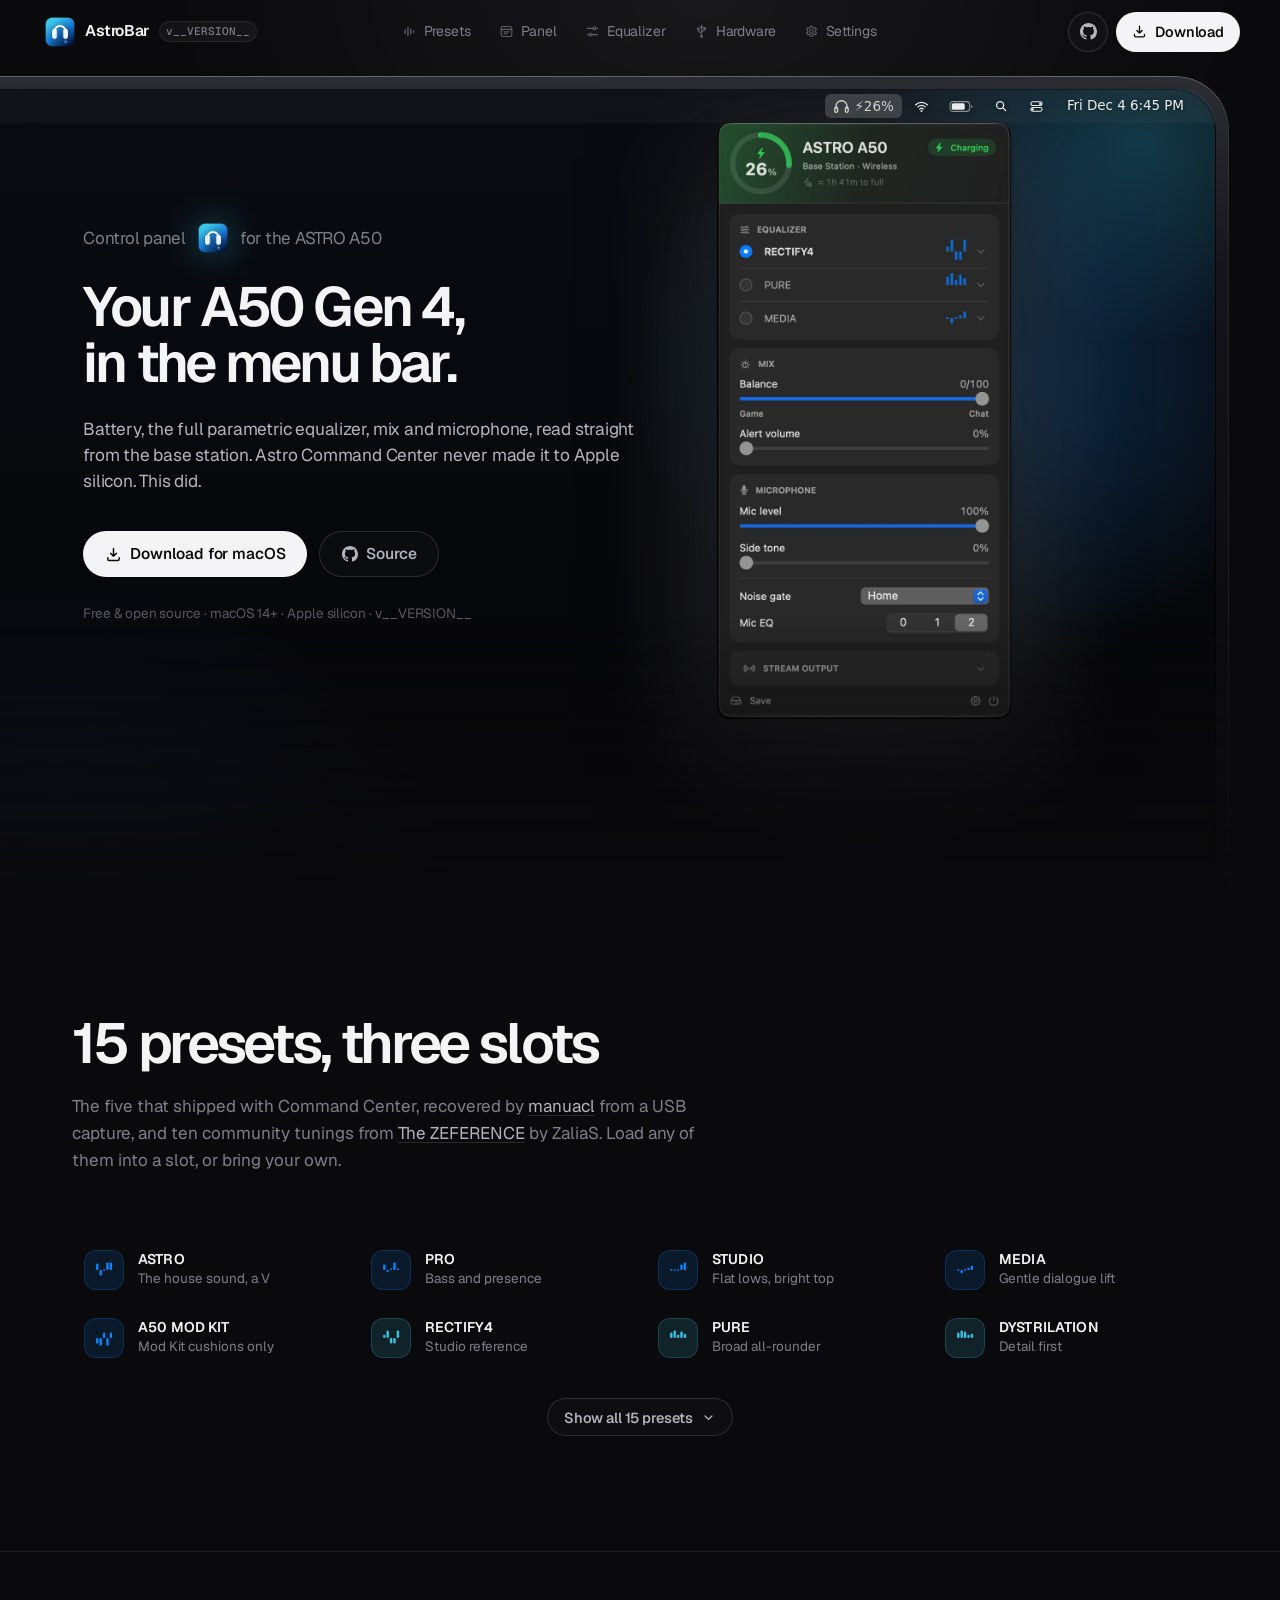
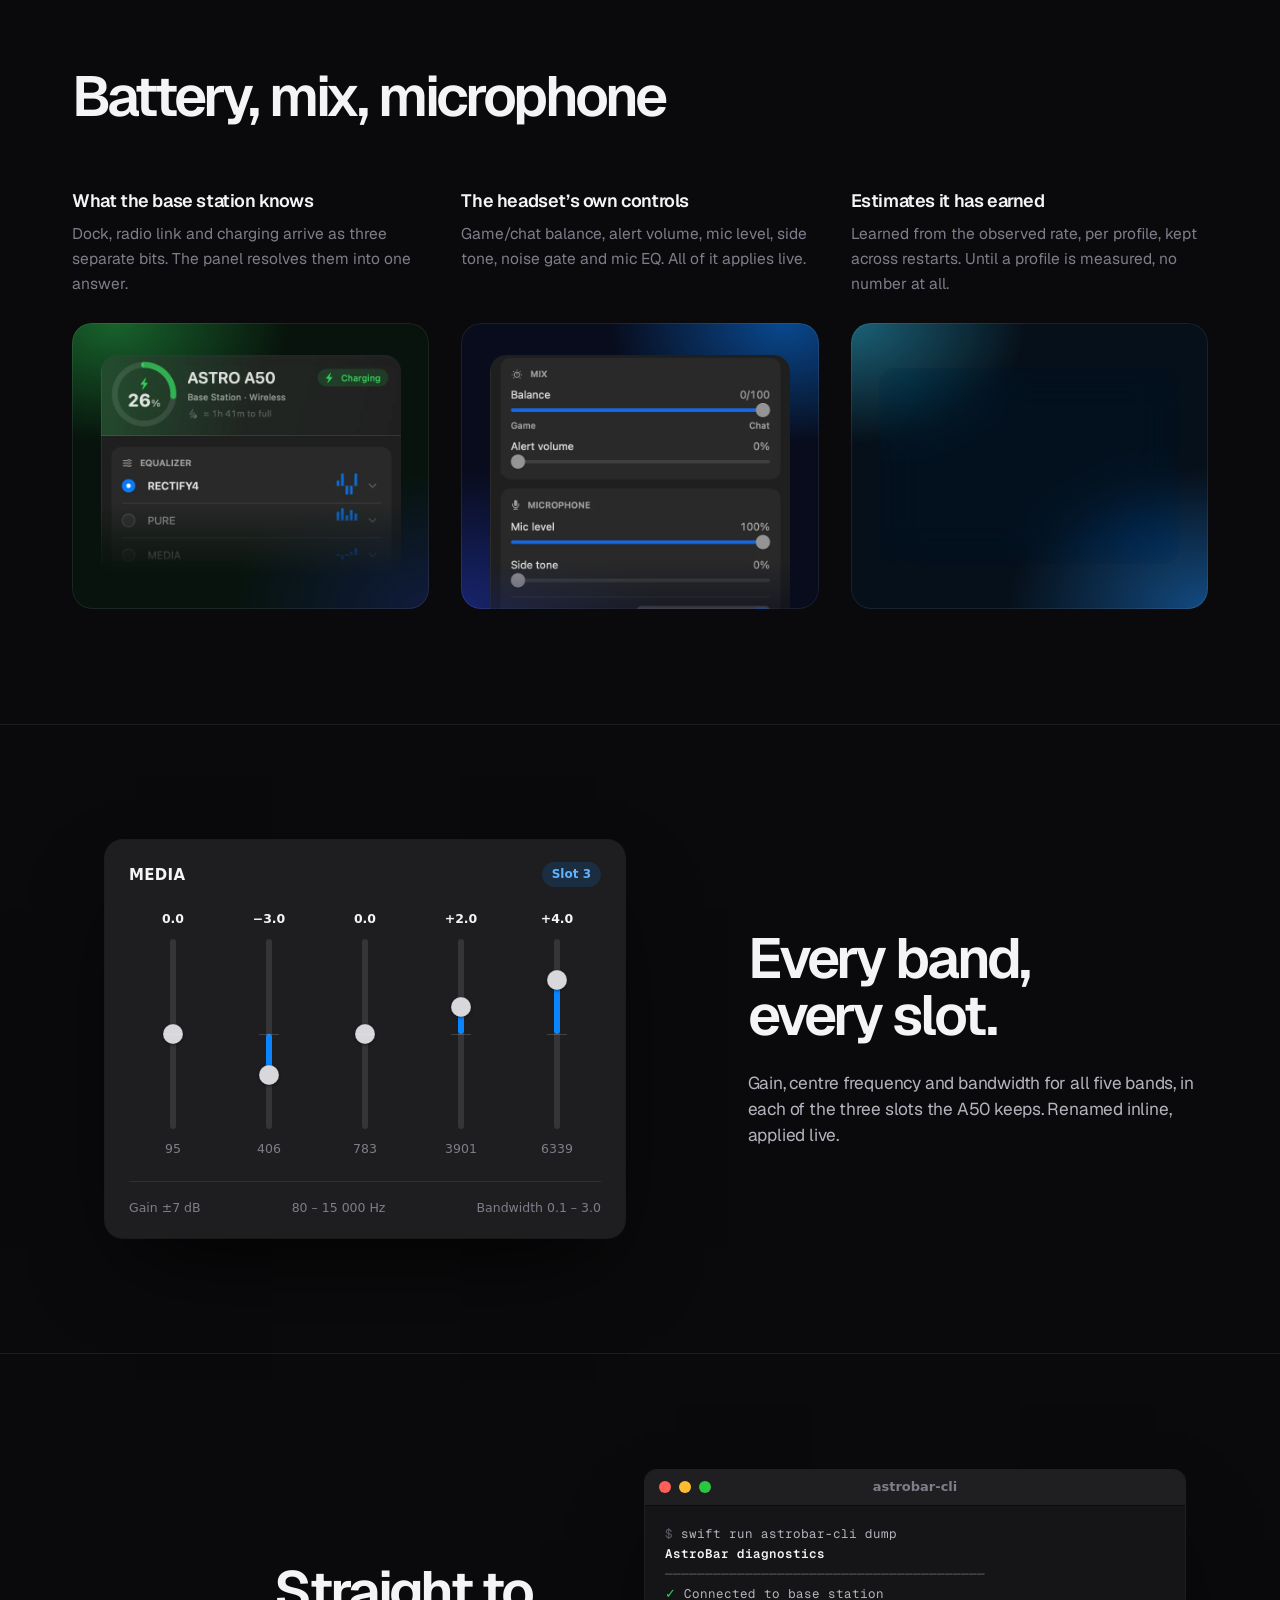
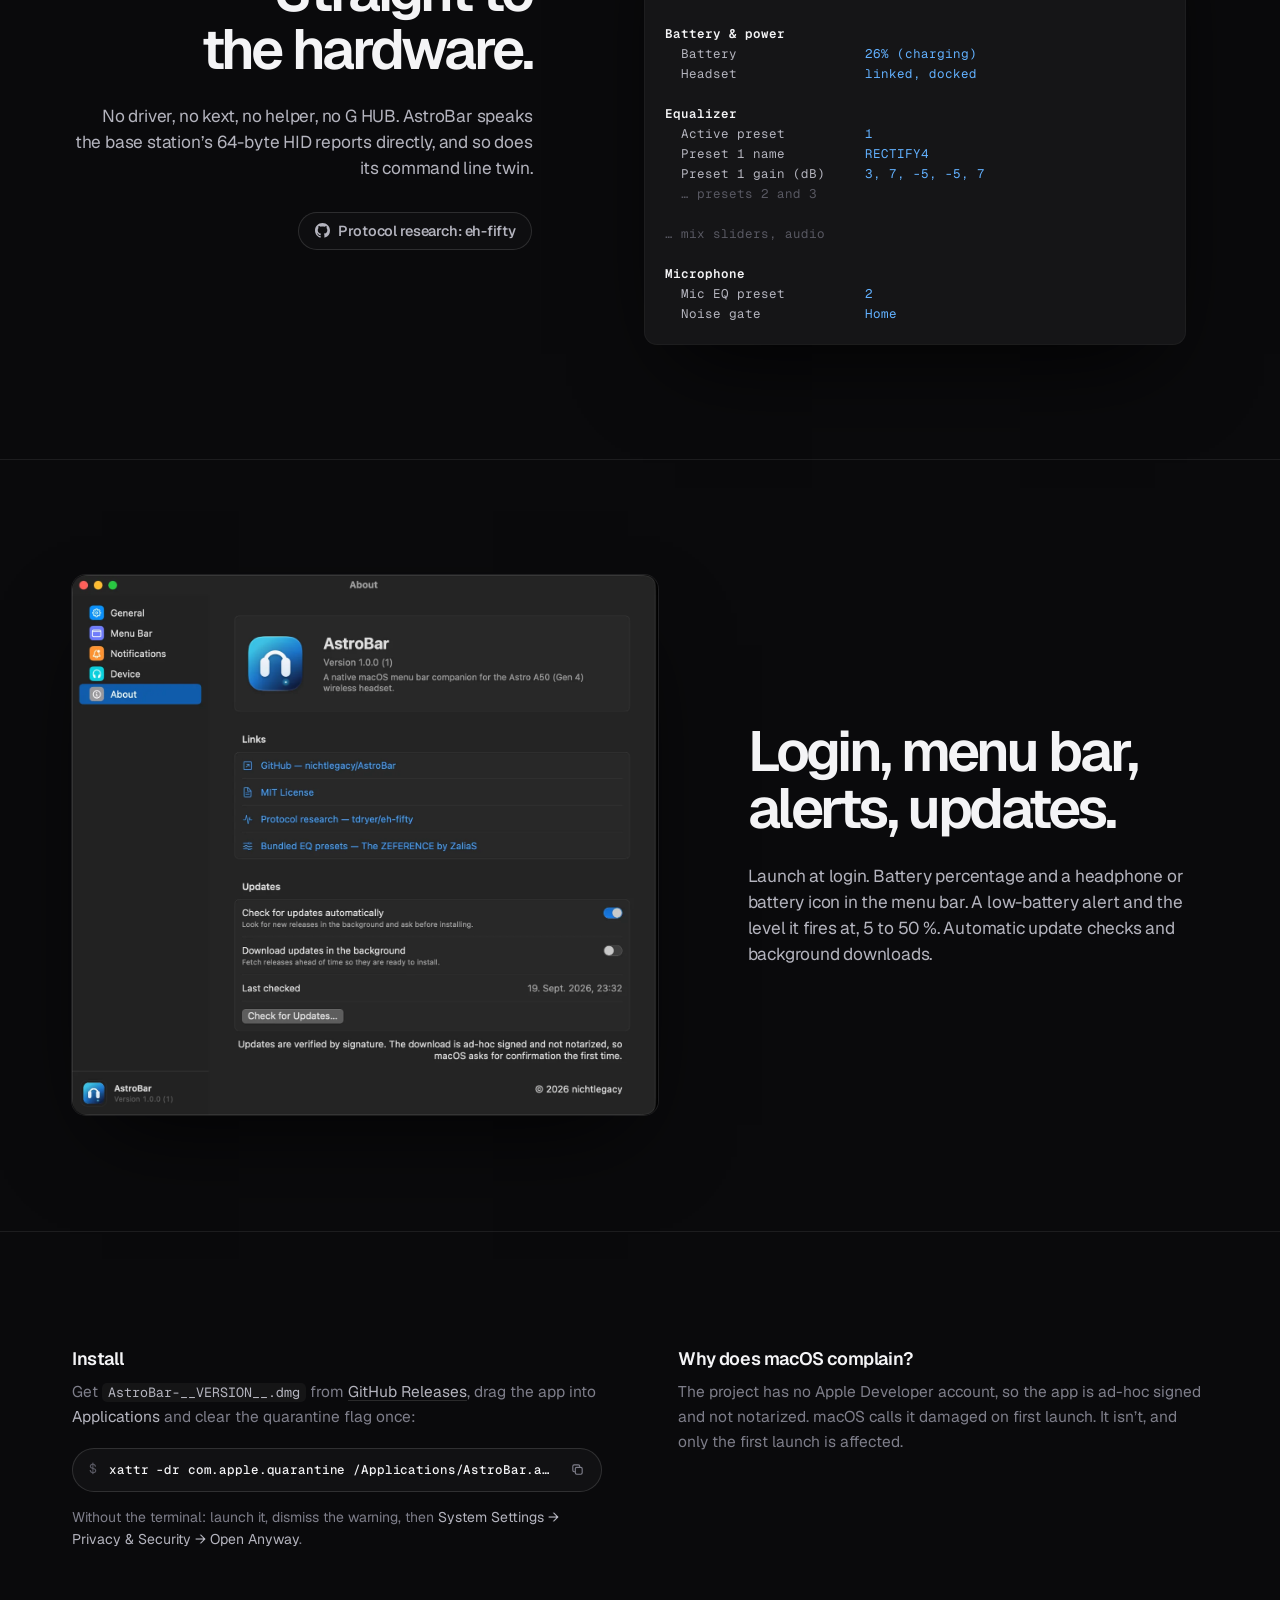
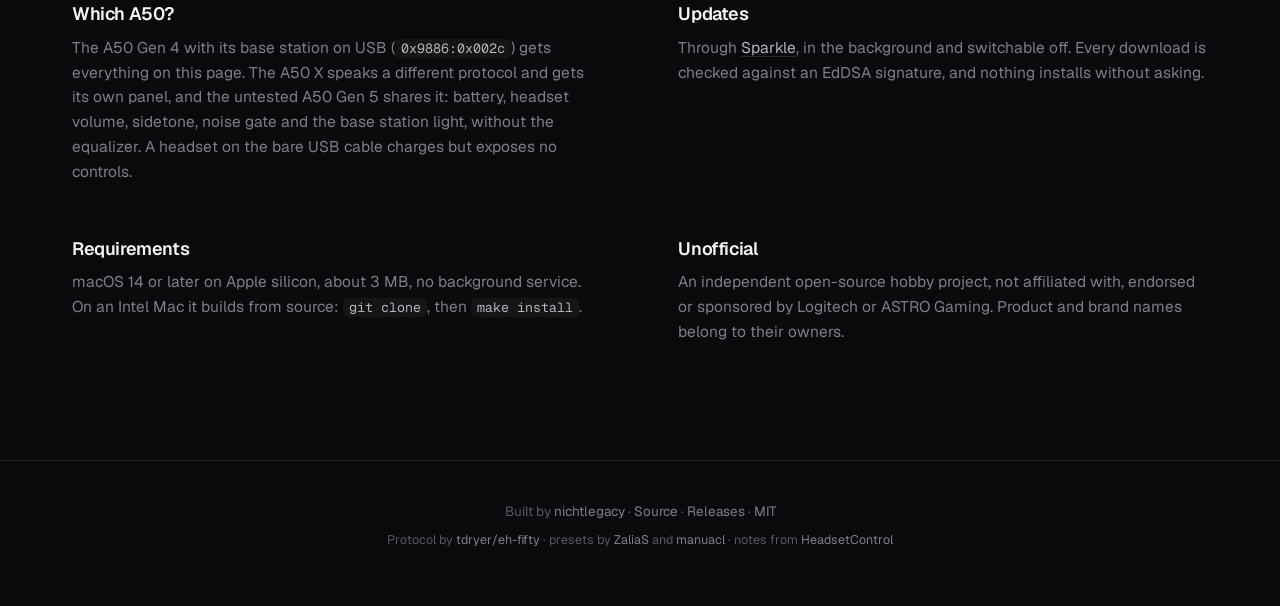
<file: site/index.html>
<!doctype html>
<html lang="en">
<head>
<meta charset="utf-8">
<meta name="viewport" content="width=device-width, initial-scale=1">

<title>AstroBar — Astro A50 Gen 4 control panel for macOS</title>
<meta name="description" content="Battery, equalizer, mix and microphone for the ASTRO A50 Gen 4, in the macOS menu bar. A free, open-source stand-in for Astro Command Center on Apple silicon.">
<link rel="canonical" href="https://astrobar.nichtlegacy.com/">
<meta name="author" content="nichtlegacy">
<meta name="color-scheme" content="dark">
<meta name="theme-color" content="#0a0a0c">
<meta name="robots" content="index, follow, max-image-preview:large, max-snippet:-1, max-video-preview:-1">

<meta property="og:type" content="website">
<meta property="og:site_name" content="AstroBar">
<meta property="og:locale" content="en_US">
<meta property="og:url" content="https://astrobar.nichtlegacy.com/">
<meta property="og:title" content="AstroBar — Astro A50 Gen 4 control panel for macOS">
<meta property="og:description" content="Battery, equalizer, mix and microphone for the ASTRO A50 Gen 4, read and written straight over USB from the menu bar. No G HUB, no Command Center, no background service.">
<meta property="og:image" content="https://astrobar.nichtlegacy.com/og.png">
<meta property="og:image:secure_url" content="https://astrobar.nichtlegacy.com/og.png">
<meta property="og:image:type" content="image/png">
<meta property="og:image:width" content="1200">
<meta property="og:image:height" content="630">
<meta property="og:image:alt" content="The AstroBar menu bar panel beside the words “Astro A50 Gen 4, from the Mac menu bar”.">

<meta name="twitter:card" content="summary_large_image">
<meta name="twitter:title" content="AstroBar — Astro A50 Gen 4 control panel for macOS">
<meta name="twitter:description" content="Battery, equalizer, mix and microphone for the ASTRO A50 Gen 4, straight from the macOS menu bar.">
<meta name="twitter:image" content="https://astrobar.nichtlegacy.com/og.png">
<meta name="twitter:image:alt" content="The AstroBar menu bar panel beside the words “Astro A50 Gen 4, from the Mac menu bar”.">

<link rel="icon" href="favicon.svg" type="image/svg+xml">
<link rel="icon" href="icon-32.png" type="image/png" sizes="32x32">
<link rel="icon" href="favicon.ico" sizes="48x48">
<link rel="apple-touch-icon" href="app-icon.png">

<link rel="preload" as="font" href="fonts/Geist-Variable.woff2" type="font/woff2" crossorigin>
<link rel="preload" as="image" href="screenshots/panel.webp" type="image/webp" fetchpriority="high">
<link rel="stylesheet" href="app.css">
<script src="app.js" defer></script>

<script type="application/ld+json">
{
  "@context": "https://schema.org",
  "@graph": [
    {
      "@type": "WebSite",
      "@id": "https://astrobar.nichtlegacy.com/#website",
      "url": "https://astrobar.nichtlegacy.com/",
      "name": "AstroBar",
      "description": "Native macOS menu bar companion for the ASTRO A50 Gen 4 wireless headset.",
      "inLanguage": "en",
      "publisher": { "@id": "https://astrobar.nichtlegacy.com/#author" },
      "about": { "@id": "https://astrobar.nichtlegacy.com/#app" }
    },
    {
      "@type": "WebPage",
      "@id": "https://astrobar.nichtlegacy.com/#webpage",
      "url": "https://astrobar.nichtlegacy.com/",
      "name": "AstroBar — Astro A50 Gen 4 control panel for macOS",
      "description": "Battery, equalizer, mix and microphone for the ASTRO A50 Gen 4, in the macOS menu bar.",
      "isPartOf": { "@id": "https://astrobar.nichtlegacy.com/#website" },
      "about": { "@id": "https://astrobar.nichtlegacy.com/#app" },
      "primaryImageOfPage": { "@id": "https://astrobar.nichtlegacy.com/#primaryimage" },
      "datePublished": "2026-09-19",
      "dateModified": "__BUILD_DATE__",
      "inLanguage": "en"
    },
    {
      "@type": "ImageObject",
      "@id": "https://astrobar.nichtlegacy.com/#primaryimage",
      "url": "https://astrobar.nichtlegacy.com/og.png",
      "contentUrl": "https://astrobar.nichtlegacy.com/og.png",
      "width": 1200,
      "height": 630,
      "caption": "The AstroBar menu bar panel beside the words “Astro A50 Gen 4, from the Mac menu bar”."
    },
    {
      "@type": "Person",
      "@id": "https://astrobar.nichtlegacy.com/#author",
      "name": "nichtlegacy",
      "url": "https://github.com/nichtlegacy",
      "sameAs": ["https://github.com/nichtlegacy"]
    },
    {
      "@type": "SoftwareApplication",
      "@id": "https://astrobar.nichtlegacy.com/#app",
      "name": "AstroBar",
      "alternateName": [
        "Astro A50 menu bar app for Mac",
        "Astro Command Center alternative for macOS"
      ],
      "url": "https://astrobar.nichtlegacy.com/",
      "description": "Native macOS menu bar companion for the ASTRO A50 Gen 4 wireless headset. Battery, estimated runtime, the full parametric equalizer, mix, microphone and stream output, read and written over USB HID without G HUB or Astro Command Center.",
      "applicationCategory": "UtilitiesApplication",
      "applicationSubCategory": "Audio device control",
      "operatingSystem": "macOS 14.0 or later",
      "processorRequirements": "Apple silicon (arm64)",
      "softwareRequirements": "macOS 14+, ASTRO A50 Gen 4 base station connected by USB",
      "memoryRequirements": "No background service",
      "softwareVersion": "__VERSION__",
      "datePublished": "2026-09-19",
      "fileSize": "3.2 MB",
      "inLanguage": "en",
      "image": { "@id": "https://astrobar.nichtlegacy.com/#primaryimage" },
      "featureList": [
        "Battery ring, menu bar percentage and low-battery notification",
        "Estimated time to empty or full, learned from the observed rate",
        "Resolved power state from dock, radio link and charging bits",
        "Full parametric equalizer across three device slots",
        "15 loadable EQ presets with JSON import",
        "Game/chat mix and alert volume",
        "Microphone level, side tone, noise gate and mic EQ",
        "Stream output levels",
        "Signature-verified automatic updates through Sparkle",
        "Diagnostic command line tool"
      ],
      "downloadUrl": "https://github.com/nichtlegacy/AstroBar/releases/latest",
      "installUrl": "https://github.com/nichtlegacy/AstroBar/releases/latest",
      "releaseNotes": "https://github.com/nichtlegacy/AstroBar/releases",
      "codeRepository": "https://github.com/nichtlegacy/AstroBar",
      "discussionUrl": "https://github.com/nichtlegacy/AstroBar/issues",
      "license": "https://opensource.org/licenses/MIT",
      "isAccessibleForFree": true,
      "screenshot": [
        {
          "@type": "ImageObject",
          "url": "https://astrobar.nichtlegacy.com/screenshots/panel.webp",
          "caption": "The AstroBar panel in the macOS menu bar"
        },
        {
          "@type": "ImageObject",
          "url": "https://astrobar.nichtlegacy.com/screenshots/settings.webp",
          "caption": "AstroBar settings, About pane with update controls"
        }
      ],
      "offers": {
        "@type": "Offer",
        "price": "0",
        "priceCurrency": "USD",
        "availability": "https://schema.org/InStock",
        "url": "https://github.com/nichtlegacy/AstroBar/releases/latest"
      },
      "author": { "@id": "https://astrobar.nichtlegacy.com/#author" },
      "maintainer": { "@id": "https://astrobar.nichtlegacy.com/#author" },
      "mainEntityOfPage": { "@id": "https://astrobar.nichtlegacy.com/#webpage" }
    }
  ]
}
</script>
</head>
<body>

<a class="skip" href="#main">Skip to content</a>

<svg class="sprite" aria-hidden="true" focusable="false">
  <symbol id="i-github" viewBox="0 0 16 16">
    <path fill="currentColor" d="M8 0C3.58 0 0 3.58 0 8c0 3.54 2.29 6.53 5.47 7.59.4.07.55-.17.55-.38 0-.19-.01-.82-.01-1.49-2.01.37-2.53-.49-2.69-.94-.09-.23-.48-.94-.82-1.13-.28-.15-.68-.52-.01-.53.63-.01 1.08.58 1.23.82.72 1.21 1.87.87 2.33.66.07-.52.28-.87.51-1.07-1.78-.2-3.64-.89-3.64-3.95 0-.87.31-1.59.82-2.15-.08-.2-.36-1.02.08-2.12 0 0 .67-.21 2.2.82.64-.18 1.32-.27 2-.27s1.36.09 2 .27c1.53-1.04 2.2-.82 2.2-.82.44 1.1.16 1.92.08 2.12.51.56.82 1.27.82 2.15 0 3.07-1.87 3.75-3.65 3.95.29.25.54.73.54 1.48 0 1.07-.01 1.93-.01 2.2 0 .21.15.46.55.38A8.012 8.012 0 0 0 16 8c0-4.42-3.58-8-8-8Z"/>
  </symbol>
  <symbol id="i-download" viewBox="0 0 24 24">
    <path fill="none" stroke="currentColor" stroke-width="2.1" stroke-linecap="round" stroke-linejoin="round" d="M12 3.5v11m0 0 4.2-4.2M12 14.5l-4.2-4.2M4 16.5v2.2A1.8 1.8 0 0 0 5.8 20.5h12.4a1.8 1.8 0 0 0 1.8-1.8v-2.2"/>
  </symbol>
  <!-- The status item glyph: SF Symbols' "headphones", which is what the app
       puts in the menu bar. -->
  <symbol id="i-mark" viewBox="0 0 24 24">
    <g fill="none" stroke="currentColor" stroke-width="1.9" stroke-linecap="round" stroke-linejoin="round">
      <path d="M4.2 14.5v-2.8a7.8 7.8 0 0 1 15.6 0v2.8"/>
      <rect x="2.6" y="13" width="3.9" height="7.2" rx="1.95"/>
      <rect x="17.5" y="13" width="3.9" height="7.2" rx="1.95"/>
    </g>
  </symbol>
  <symbol id="i-copy" viewBox="0 0 24 24">
    <g fill="none" stroke="currentColor" stroke-width="1.8" stroke-linejoin="round"><rect x="8.5" y="8.5" width="11" height="11" rx="2.2"/><path d="M15.5 8.5V6.7a2.2 2.2 0 0 0-2.2-2.2H6.7a2.2 2.2 0 0 0-2.2 2.2v6.6a2.2 2.2 0 0 0 2.2 2.2h1.8"/></g>
  </symbol>
  <symbol id="i-check" viewBox="0 0 24 24">
    <path fill="none" stroke="currentColor" stroke-width="2.2" stroke-linecap="round" stroke-linejoin="round" d="m5 12.5 4.5 4.5L19 7.5"/>
  </symbol>
  <!-- Nav: one glyph per section, echoing the panel's own section icons. -->
  <symbol id="i-bars" viewBox="0 0 24 24">
    <g fill="none" stroke="currentColor" stroke-width="2.1" stroke-linecap="round"><path d="M5 9v6M9.5 5v14M14 8v8M18.5 10.5v3"/></g>
  </symbol>
  <symbol id="i-panel" viewBox="0 0 24 24">
    <g fill="none" stroke="currentColor" stroke-width="1.8" stroke-linejoin="round"><rect x="3.5" y="4" width="17" height="16" rx="3"/><path d="M3.5 8.5h17M8 12.5h8M8 15.5h5" stroke-linecap="round"/></g>
  </symbol>
  <symbol id="i-sliders" viewBox="0 0 24 24">
    <g fill="none" stroke="currentColor" stroke-width="1.9" stroke-linecap="round"><path d="M4 7h9M17 7h3M4 17h3M11 17h9"/><circle cx="15" cy="7" r="2.2"/><circle cx="9" cy="17" r="2.2"/></g>
  </symbol>
  <symbol id="i-usb" viewBox="0 0 24 24">
    <g fill="none" stroke="currentColor" stroke-width="1.8" stroke-linecap="round" stroke-linejoin="round"><path d="M12 3v15"/><path d="M9.5 5.5 12 3l2.5 2.5"/><path d="M12 14.5 7 11.5V9"/><path d="M12 12.5l5-3V7.5"/><rect x="15.5" y="5.5" width="3" height="2.5" rx=".5"/><circle cx="7" cy="8" r="1.4"/><circle cx="12" cy="19.5" r="1.6"/></g>
  </symbol>
  <symbol id="i-gear" viewBox="0 0 24 24">
    <g fill="none" stroke="currentColor" stroke-width="1.8" stroke-linejoin="round"><path d="M10.3 3.6h3.4l.5 2.3 1.7 1 2.2-.8 1.7 2.9-1.8 1.6v2l1.8 1.6-1.7 2.9-2.2-.8-1.7 1-.5 2.3h-3.4l-.5-2.3-1.7-1-2.2.8-1.7-2.9 1.8-1.6v-2L4.2 9l1.7-2.9 2.2.8 1.7-1Z"/><circle cx="12" cy="12" r="2.8"/></g>
  </symbol>
  <symbol id="i-chevron" viewBox="0 0 24 24">
    <path fill="none" stroke="currentColor" stroke-width="2" stroke-linecap="round" stroke-linejoin="round" d="m6.5 9.5 5.5 5.5 5.5-5.5"/>
  </symbol>
  <symbol id="i-plus" viewBox="0 0 24 24">
    <path fill="none" stroke="currentColor" stroke-width="2" stroke-linecap="round" d="M12 6v12M6 12h12"/>
  </symbol>
  <!-- Menu-bar extras, drawn to sit next to the app's own status item. -->
  <symbol id="i-wifi" viewBox="0 0 24 24">
    <g fill="none" stroke="currentColor" stroke-width="2.2" stroke-linecap="round"><path d="M2.8 9.2a13.2 13.2 0 0 1 18.4 0"/><path d="M6.1 12.6a8.4 8.4 0 0 1 11.8 0"/><path d="M9.3 15.9a3.9 3.9 0 0 1 5.4 0"/></g>
    <circle fill="currentColor" cx="12" cy="19" r="1.6"/>
  </symbol>
  <symbol id="i-battery" viewBox="0 0 30 16">
    <rect x="1" y="2" width="24" height="12" rx="3.6" fill="none" stroke="currentColor" stroke-opacity=".55" stroke-width="1.3"/>
    <rect x="3" y="4" width="16" height="8" rx="2" fill="currentColor"/>
    <path d="M27 6.1v3.8c.9-.3 1.5-1.1 1.5-1.9s-.6-1.6-1.5-1.9Z" fill="currentColor" fill-opacity=".55"/>
  </symbol>
  <symbol id="i-search" viewBox="0 0 24 24">
    <g fill="none" stroke="currentColor" stroke-width="2.2" stroke-linecap="round"><circle cx="10.5" cy="10.5" r="6"/><path d="m15.2 15.2 4.8 4.8"/></g>
  </symbol>
  <symbol id="i-control" viewBox="0 0 24 24">
    <g fill="none" stroke="currentColor" stroke-width="1.7"><rect x="3" y="4.5" width="18" height="6" rx="3"/><rect x="3" y="13.5" width="18" height="6" rx="3"/></g>
    <circle fill="currentColor" cx="17.9" cy="7.5" r="1.9"/><circle fill="currentColor" cx="6.1" cy="16.5" r="1.9"/>
  </symbol>
</svg>

<header class="top" id="top-bar">
  <a class="mark" href="#top" aria-label="AstroBar, back to top">
    <img class="mark-icon" src="app-icon.png" width="30" height="30" alt="">
    <span>AstroBar</span>
    <span class="mark-version">v__VERSION__</span>
  </a>
  <nav class="top-nav" aria-label="Sections">
    <span class="nav-glow" aria-hidden="true"></span>
    <a href="#presets"><svg width="15" height="15" aria-hidden="true"><use href="#i-bars"/></svg>Presets</a>
    <a href="#panel"><svg width="15" height="15" aria-hidden="true"><use href="#i-panel"/></svg>Panel</a>
    <a href="#equalizer"><svg width="15" height="15" aria-hidden="true"><use href="#i-sliders"/></svg>Equalizer</a>
    <a href="#hardware"><svg width="15" height="15" aria-hidden="true"><use href="#i-usb"/></svg>Hardware</a>
    <a href="#settings"><svg width="15" height="15" aria-hidden="true"><use href="#i-gear"/></svg>Settings</a>
  </nav>
  <div class="top-actions">
    <a class="icon-btn" href="https://github.com/nichtlegacy/AstroBar" rel="noopener" aria-label="Source code on GitHub">
      <svg width="17" height="17" aria-hidden="true"><use href="#i-github"/></svg>
    </a>
    <a class="pill solid" href="https://github.com/nichtlegacy/AstroBar/releases/latest" rel="noopener">
      <svg width="15" height="15" aria-hidden="true"><use href="#i-download"/></svg>
      Download
    </a>
  </div>
</header>

<main id="main">

  <!-- The hero is a Mac screen: a bezel running off the left edge, a menu bar
       along its top, and the real panel capture hanging from the app's status
       item, centred under it and 5 pt below, where the app places it. -->
  <section class="hero" id="top">
    <div class="device" id="device">
      <div class="screen">
        <div class="menubar">
          <div class="menubar-extras">
            <span class="extra extra-app">
              <button class="extra-hit" type="button" aria-controls="hero-panel" aria-expanded="true" aria-label="Close the AstroBar panel">
                <svg width="17" height="17" aria-hidden="true"><use href="#i-mark"/></svg>
                <span class="extra-pct">⚡︎26%</span>
              </button>
              <img class="panel" id="hero-panel" src="screenshots/panel.webp" width="688" height="1392" fetchpriority="high"
                   alt="The AstroBar panel open below the macOS menu bar, showing a 26 percent charge ring, the charging state, three equalizer slots, mix sliders and microphone controls">
            </span>
            <span class="extra extra-sys" aria-hidden="true"><svg width="15" height="15"><use href="#i-wifi"/></svg></span>
            <span class="extra extra-sys" aria-hidden="true"><svg width="25" height="13"><use href="#i-battery"/></svg></span>
            <span class="extra extra-sys" aria-hidden="true"><svg width="14" height="14"><use href="#i-search"/></svg></span>
            <span class="extra extra-sys" aria-hidden="true"><svg width="15" height="15"><use href="#i-control"/></svg></span>
            <time class="extra extra-time" id="menu-time">Wed Sep 23&nbsp;&nbsp;9:41 AM</time>
          </div>
        </div>
      </div>
    </div>

    <div class="hero-copy">
      <p class="eyebrow">
        Control panel
        <img class="eyebrow-icon" src="app-icon.png" width="30" height="30" alt="">
        for the ASTRO A50
      </p>
      <h1>Your A50 Gen&nbsp;4,<br>in the menu bar.</h1>
      <p class="lede">Battery, the full parametric equalizer, mix and microphone, read straight from the base station. Astro Command Center never made it to Apple silicon. This did.</p>
      <div class="actions">
        <a class="pill solid lg" href="https://github.com/nichtlegacy/AstroBar/releases/latest" rel="noopener">
          <svg width="17" height="17" aria-hidden="true"><use href="#i-download"/></svg>
          Download for macOS
        </a>
        <a class="pill ghost lg" href="https://github.com/nichtlegacy/AstroBar" rel="noopener">
          <svg width="16" height="16" aria-hidden="true"><use href="#i-github"/></svg>
          Source
        </a>
      </div>
      <p class="specs">Free &amp; open source · macOS 14+ · Apple silicon · v__VERSION__</p>
    </div>
  </section>

  <section class="section" id="presets">
    <div class="wrap">
      <header class="section-head stack-head reveal">
        <h2>15 presets, three slots</h2>
        <p>The five that shipped with Command Center, recovered by <a href="https://github.com/manuacl/astro-a50-gui" rel="noopener">manuacl</a> from a USB capture, and ten community tunings from <a href="https://github.com/XxUnkn0wnxX/TheZEFERENCE" rel="noopener">The ZEFERENCE</a> by ZaliaS. Load any of them into a slot, or bring your own.</p>
      </header>
      <ul class="presets reveal" id="presets-list">
        <li><a class="preset" href="https://github.com/manuacl/astro-a50-gui" rel="noopener" data-origin="cc">
          <svg class="preset-glyph" viewBox="0 0 20 20" width="20" height="20" role="img" aria-label="Band gains +6, −5, 0, +7, +7 dB"><rect x="2.1" y="3.5" width="2.4" height="6.5" rx="1.2"/><rect x="5.5" y="10.0" width="2.4" height="5.4" rx="1.2"/><rect x="8.9" y="9.3" width="2.4" height="1.4" rx="1.2"/><rect x="12.3" y="2.4" width="2.4" height="7.6" rx="1.2"/><rect x="15.7" y="2.4" width="2.4" height="7.6" rx="1.2"/></svg>
          <span><b>ASTRO</b><small>The house sound, a V</small></span>
        </a></li>
        <li><a class="preset" href="https://github.com/manuacl/astro-a50-gui" rel="noopener" data-origin="cc">
          <svg class="preset-glyph" viewBox="0 0 20 20" width="20" height="20" role="img" aria-label="Band gains +5, −2, +1, +7, +1 dB"><rect x="2.1" y="4.6" width="2.4" height="5.4" rx="1.2"/><rect x="5.5" y="10.0" width="2.4" height="2.2" rx="1.2"/><rect x="8.9" y="8.6" width="2.4" height="1.4" rx="1.2"/><rect x="12.3" y="2.4" width="2.4" height="7.6" rx="1.2"/><rect x="15.7" y="8.6" width="2.4" height="1.4" rx="1.2"/></svg>
          <span><b>PRO</b><small>Bass and presence</small></span>
        </a></li>
        <li><a class="preset" href="https://github.com/manuacl/astro-a50-gui" rel="noopener" data-origin="cc">
          <svg class="preset-glyph" viewBox="0 0 20 20" width="20" height="20" role="img" aria-label="Band gains 0, 0, 0, +5, +7 dB"><rect x="2.1" y="9.3" width="2.4" height="1.4" rx="1.2"/><rect x="5.5" y="9.3" width="2.4" height="1.4" rx="1.2"/><rect x="8.9" y="9.3" width="2.4" height="1.4" rx="1.2"/><rect x="12.3" y="4.6" width="2.4" height="5.4" rx="1.2"/><rect x="15.7" y="2.4" width="2.4" height="7.6" rx="1.2"/></svg>
          <span><b>STUDIO</b><small>Flat lows, bright top</small></span>
        </a></li>
        <li><a class="preset" href="https://github.com/manuacl/astro-a50-gui" rel="noopener" data-origin="cc">
          <svg class="preset-glyph" viewBox="0 0 20 20" width="20" height="20" role="img" aria-label="Band gains 0, −3, 0, +2, +4 dB"><rect x="2.1" y="9.3" width="2.4" height="1.4" rx="1.2"/><rect x="5.5" y="10.0" width="2.4" height="3.3" rx="1.2"/><rect x="8.9" y="9.3" width="2.4" height="1.4" rx="1.2"/><rect x="12.3" y="7.8" width="2.4" height="2.2" rx="1.2"/><rect x="15.7" y="5.7" width="2.4" height="4.3" rx="1.2"/></svg>
          <span><b>MEDIA</b><small>Gentle dialogue lift</small></span>
        </a></li>
        <li><a class="preset" href="https://github.com/manuacl/astro-a50-gui" rel="noopener" data-origin="cc">
          <svg class="preset-glyph" viewBox="0 0 20 20" width="20" height="20" role="img" aria-label="Band gains −5, −7, +5, −7, +5 dB"><rect x="2.1" y="10.0" width="2.4" height="5.4" rx="1.2"/><rect x="5.5" y="10.0" width="2.4" height="7.6" rx="1.2"/><rect x="8.9" y="4.6" width="2.4" height="5.4" rx="1.2"/><rect x="12.3" y="10.0" width="2.4" height="7.6" rx="1.2"/><rect x="15.7" y="4.6" width="2.4" height="5.4" rx="1.2"/></svg>
          <span><b>A50 MOD KIT</b><small>Mod Kit cushions only</small></span>
        </a></li>
        <li><a class="preset" href="https://github.com/XxUnkn0wnxX/TheZEFERENCE" rel="noopener" data-origin="z">
          <svg class="preset-glyph" viewBox="0 0 20 20" width="20" height="20" role="img" aria-label="Band gains +3, +7, −5, −5, +7 dB"><rect x="2.1" y="6.7" width="2.4" height="3.3" rx="1.2"/><rect x="5.5" y="2.4" width="2.4" height="7.6" rx="1.2"/><rect x="8.9" y="10.0" width="2.4" height="5.4" rx="1.2"/><rect x="12.3" y="10.0" width="2.4" height="5.4" rx="1.2"/><rect x="15.7" y="2.4" width="2.4" height="7.6" rx="1.2"/></svg>
          <span><b>RECTIFY4</b><small>Studio reference</small></span>
        </a></li>
        <li><a class="preset" href="https://github.com/XxUnkn0wnxX/TheZEFERENCE" rel="noopener" data-origin="z">
          <svg class="preset-glyph" viewBox="0 0 20 20" width="20" height="20" role="img" aria-label="Band gains +5, +7, +3, +6, +4 dB"><rect x="2.1" y="4.6" width="2.4" height="5.4" rx="1.2"/><rect x="5.5" y="2.4" width="2.4" height="7.6" rx="1.2"/><rect x="8.9" y="6.7" width="2.4" height="3.3" rx="1.2"/><rect x="12.3" y="3.5" width="2.4" height="6.5" rx="1.2"/><rect x="15.7" y="5.7" width="2.4" height="4.3" rx="1.2"/></svg>
          <span><b>PURE</b><small>Broad all-rounder</small></span>
        </a></li>
        <li><a class="preset" href="https://github.com/XxUnkn0wnxX/TheZEFERENCE" rel="noopener" data-origin="z">
          <svg class="preset-glyph" viewBox="0 0 20 20" width="20" height="20" role="img" aria-label="Band gains +5, +7, +6, +3, +4 dB"><rect x="2.1" y="4.6" width="2.4" height="5.4" rx="1.2"/><rect x="5.5" y="2.4" width="2.4" height="7.6" rx="1.2"/><rect x="8.9" y="3.5" width="2.4" height="6.5" rx="1.2"/><rect x="12.3" y="6.7" width="2.4" height="3.3" rx="1.2"/><rect x="15.7" y="5.7" width="2.4" height="4.3" rx="1.2"/></svg>
          <span><b>DYSTRILATION</b><small>Detail first</small></span>
        </a></li>
        <li><a class="preset" href="https://github.com/XxUnkn0wnxX/TheZEFERENCE" rel="noopener" data-origin="z">
          <svg class="preset-glyph" viewBox="0 0 20 20" width="20" height="20" role="img" aria-label="Band gains +5, +4, +5, +6, +5 dB"><rect x="2.1" y="4.6" width="2.4" height="5.4" rx="1.2"/><rect x="5.5" y="5.7" width="2.4" height="4.3" rx="1.2"/><rect x="8.9" y="4.6" width="2.4" height="5.4" rx="1.2"/><rect x="12.3" y="3.5" width="2.4" height="6.5" rx="1.2"/><rect x="15.7" y="4.6" width="2.4" height="5.4" rx="1.2"/></svg>
          <span><b>INCENDIARY</b><small>Theatrical weight</small></span>
        </a></li>
        <li><a class="preset" href="https://github.com/XxUnkn0wnxX/TheZEFERENCE" rel="noopener" data-origin="z">
          <svg class="preset-glyph" viewBox="0 0 20 20" width="20" height="20" role="img" aria-label="Band gains +7, +6, +5, +6, +3 dB"><rect x="2.1" y="2.4" width="2.4" height="7.6" rx="1.2"/><rect x="5.5" y="3.5" width="2.4" height="6.5" rx="1.2"/><rect x="8.9" y="4.6" width="2.4" height="5.4" rx="1.2"/><rect x="12.3" y="3.5" width="2.4" height="6.5" rx="1.2"/><rect x="15.7" y="6.7" width="2.4" height="3.3" rx="1.2"/></svg>
          <span><b>KRYOGEN</b><small>Lows and treble</small></span>
        </a></li>
        <li><a class="preset" href="https://github.com/XxUnkn0wnxX/TheZEFERENCE" rel="noopener" data-origin="z">
          <svg class="preset-glyph" viewBox="0 0 20 20" width="20" height="20" role="img" aria-label="Band gains +5, +6, +4, +6, +5 dB"><rect x="2.1" y="4.6" width="2.4" height="5.4" rx="1.2"/><rect x="5.5" y="3.5" width="2.4" height="6.5" rx="1.2"/><rect x="8.9" y="5.7" width="2.4" height="4.3" rx="1.2"/><rect x="12.3" y="3.5" width="2.4" height="6.5" rx="1.2"/><rect x="15.7" y="4.6" width="2.4" height="5.4" rx="1.2"/></svg>
          <span><b>ARCTURUS</b><small>Suits every game</small></span>
        </a></li>
        <li><a class="preset" href="https://github.com/XxUnkn0wnxX/TheZEFERENCE" rel="noopener" data-origin="z">
          <svg class="preset-glyph" viewBox="0 0 20 20" width="20" height="20" role="img" aria-label="Band gains +6, −1, +4, +7, +2 dB"><rect x="2.1" y="3.5" width="2.4" height="6.5" rx="1.2"/><rect x="5.5" y="10.0" width="2.4" height="1.4" rx="1.2"/><rect x="8.9" y="5.7" width="2.4" height="4.3" rx="1.2"/><rect x="12.3" y="2.4" width="2.4" height="7.6" rx="1.2"/><rect x="15.7" y="7.8" width="2.4" height="2.2" rx="1.2"/></svg>
          <span><b>OMNIVOX</b><small>Footstep direction</small></span>
        </a></li>
        <li><a class="preset" href="https://github.com/XxUnkn0wnxX/TheZEFERENCE" rel="noopener" data-origin="z">
          <svg class="preset-glyph" viewBox="0 0 20 20" width="20" height="20" role="img" aria-label="Band gains +4, +5, +6, +5, +6 dB"><rect x="2.1" y="5.7" width="2.4" height="4.3" rx="1.2"/><rect x="5.5" y="4.6" width="2.4" height="5.4" rx="1.2"/><rect x="8.9" y="3.5" width="2.4" height="6.5" rx="1.2"/><rect x="12.3" y="4.6" width="2.4" height="5.4" rx="1.2"/><rect x="15.7" y="3.5" width="2.4" height="6.5" rx="1.2"/></svg>
          <span><b>TOURNAMENT I</b><small>Competitive FPS</small></span>
        </a></li>
        <li><a class="preset" href="https://github.com/XxUnkn0wnxX/TheZEFERENCE" rel="noopener" data-origin="z">
          <svg class="preset-glyph" viewBox="0 0 20 20" width="20" height="20" role="img" aria-label="Band gains +5, +4, +7, +6, +5 dB"><rect x="2.1" y="4.6" width="2.4" height="5.4" rx="1.2"/><rect x="5.5" y="5.7" width="2.4" height="4.3" rx="1.2"/><rect x="8.9" y="2.4" width="2.4" height="7.6" rx="1.2"/><rect x="12.3" y="3.5" width="2.4" height="6.5" rx="1.2"/><rect x="15.7" y="4.6" width="2.4" height="5.4" rx="1.2"/></svg>
          <span><b>TOURNAMENT II</b><small>Sharper around 3 kHz</small></span>
        </a></li>
        <li><a class="preset" href="https://github.com/XxUnkn0wnxX/TheZEFERENCE" rel="noopener" data-origin="z">
          <svg class="preset-glyph" viewBox="0 0 20 20" width="20" height="20" role="img" aria-label="Band gains +4, +3, +7, +4, +6 dB"><rect x="2.1" y="5.7" width="2.4" height="4.3" rx="1.2"/><rect x="5.5" y="6.7" width="2.4" height="3.3" rx="1.2"/><rect x="8.9" y="2.4" width="2.4" height="7.6" rx="1.2"/><rect x="12.3" y="5.7" width="2.4" height="4.3" rx="1.2"/><rect x="15.7" y="3.5" width="2.4" height="6.5" rx="1.2"/></svg>
          <span><b>TOURNAMENT III</b><small>Calmer lows, lifted top</small></span>
        </a></li>
        <li><span class="preset preset-more">
          <svg class="preset-glyph" viewBox="0 0 24 24" width="20" height="20" aria-hidden="true"><use href="#i-plus"/></svg>
          <span><b>Your own</b><small>Import from a JSON file</small></span>
        </span></li>
      </ul>
      <button class="pill ghost presets-toggle" type="button" aria-controls="presets-list" aria-expanded="false" hidden>
        <span>Show all 15 presets</span>
        <svg width="15" height="15" aria-hidden="true"><use href="#i-chevron"/></svg>
      </button>
    </div>
  </section>

  <section class="section" id="panel">
    <div class="wrap">
      <header class="section-head reveal">
        <h2>Battery, mix, microphone</h2>
      </header>
      <div class="features">
        <article class="feature reveal">
          <h3>What the base station knows</h3>
          <p>Dock, radio link and charging arrive as three separate bits. The panel resolves them into one answer.</p>
          <div class="feature-art art-green">
            <img src="screenshots/panel-status.webp" width="676" height="506" loading="lazy" alt="Top of the panel: a 26 percent charge ring, the Charging badge, time to full and the three equalizer slots">
          </div>
        </article>
        <article class="feature reveal">
          <h3>The headset’s own controls</h3>
          <p>Game/chat balance, alert volume, mic level, side tone, noise gate and mic EQ. All of it applies live.</p>
          <div class="feature-art art-blue">
            <img src="screenshots/panel-controls.webp" width="676" height="702" loading="lazy" alt="Mix and microphone sections of the panel with their sliders, the noise gate menu and the mic EQ picker">
          </div>
        </article>
        <article class="feature reveal">
          <h3>Estimates it has earned</h3>
          <p>Learned from the observed rate, per profile, kept across restarts. Until a profile is measured, no number at all.</p>
          <div class="feature-art art-cyan">
            <ul class="readouts" aria-label="Battery estimates">
              <li><span>Discharging</span><b>4 h 12 m <small>to empty</small></b></li>
              <li><span>Charging on base</span><b>1 h 41 m <small>to full</small></b></li>
              <li class="muted"><span>Charging in use</span><b>not measured yet</b></li>
              <li><span>Low-battery alert</span><kbd>15 %</kbd></li>
            </ul>
          </div>
        </article>
      </div>
    </div>
  </section>

  <section class="section" id="equalizer">
    <div class="wrap duo">
      <div class="duo-media reveal">
        <!-- Not a screenshot: the band editor rebuilt in markup, using the
             MEDIA preset's real values. -->
        <div class="eq" role="img" aria-label="Equalizer editor with five bands at 0, minus 3, 0, plus 2 and plus 4 decibels">
          <div class="eq-head">
            <span class="eq-name">MEDIA</span>
            <span class="eq-slot">Slot 3</span>
          </div>
          <div class="eq-bands">
            <div class="eq-band" style="--mag: 0"><span class="eq-db">0.0</span><span class="eq-track"><i class="eq-fill"></i><i class="eq-thumb"></i></span><span class="eq-hz">95</span></div>
            <div class="eq-band down" style="--mag: 3"><span class="eq-db">−3.0</span><span class="eq-track"><i class="eq-fill"></i><i class="eq-thumb"></i></span><span class="eq-hz">406</span></div>
            <div class="eq-band" style="--mag: 0"><span class="eq-db">0.0</span><span class="eq-track"><i class="eq-fill"></i><i class="eq-thumb"></i></span><span class="eq-hz">783</span></div>
            <div class="eq-band" style="--mag: 2"><span class="eq-db">+2.0</span><span class="eq-track"><i class="eq-fill"></i><i class="eq-thumb"></i></span><span class="eq-hz">3901</span></div>
            <div class="eq-band" style="--mag: 4"><span class="eq-db">+4.0</span><span class="eq-track"><i class="eq-fill"></i><i class="eq-thumb"></i></span><span class="eq-hz">6339</span></div>
          </div>
          <div class="eq-foot">
            <span>Gain ±7 dB</span>
            <span>80 – 15 000 Hz</span>
            <span>Bandwidth 0.1 – 3.0</span>
          </div>
        </div>
      </div>
      <div class="duo-copy reveal">
        <h2>Every band,<br>every slot.</h2>
        <p class="lede">Gain, centre frequency and bandwidth for all five bands, in each of the three slots the A50 keeps. Renamed inline, applied live.</p>
      </div>
    </div>
  </section>

  <section class="section" id="hardware">
    <div class="wrap duo flip">
      <div class="duo-copy align-end reveal">
        <h2>Straight to<br>the hardware.</h2>
        <p class="lede">No driver, no kext, no helper, no G HUB. AstroBar speaks the base station’s 64-byte HID reports directly, and so does its command line twin.</p>
        <a class="pill ghost" href="https://github.com/tdryer/eh-fifty" rel="noopener">
          <svg width="15" height="15" aria-hidden="true"><use href="#i-github"/></svg>
          Protocol research: eh-fifty
        </a>
      </div>
      <div class="duo-media reveal">
        <!-- The format `astrobar-cli dump` prints (labels, padding, value strings from
             Sources/AstroBarCLI/main.swift), trimmed where marked. Values match
             the panel screenshot, not a live capture. -->
        <div class="term" role="img" aria-label="Terminal running astrobar-cli dump: connected to base station, battery 26 percent charging, headset linked and docked, active preset 1, RECTIFY4, noise gate Home">
          <div class="term-bar"><i></i><i></i><i></i><span>astrobar-cli</span></div>
<pre class="term-body"><span class="t-dim">$</span> swift run astrobar-cli dump
<b>AstroBar diagnostics</b>
<span class="t-dim">────────────────────────────────────────</span>
<span class="t-ok">✓</span> Connected to base station

<b>Battery &amp; power</b>
  Battery                <span class="t-val">26% (charging)</span>
  Headset                <span class="t-val">linked, docked</span>

<b>Equalizer</b>
  Active preset          <span class="t-val">1</span>
  Preset 1 name          <span class="t-val">RECTIFY4</span>
  Preset 1 gain (dB)     <span class="t-val">3, 7, -5, -5, 7</span>
  <span class="t-dim">… presets 2 and 3</span>

<span class="t-dim">… mix sliders, audio</span>

<b>Microphone</b>
  Mic EQ preset          <span class="t-val">2</span>
  Noise gate             <span class="t-val">Home</span></pre>
        </div>
      </div>
    </div>
  </section>

  <section class="section" id="settings">
    <div class="wrap duo">
      <div class="duo-media reveal">
        <img class="window" src="screenshots/settings.webp" width="1400" height="1291" loading="lazy" alt="The AstroBar settings window on the About pane, showing version 1.0.0, project links and the Sparkle update controls">
      </div>
      <div class="duo-copy reveal">
        <h2>Login, menu bar,<br>alerts, updates.</h2>
        <p class="lede">Launch at login. Battery percentage and a headphone or battery icon in the menu bar. A low-battery alert and the level it fires at, 5 to 50&nbsp;%. Automatic update checks and background downloads.</p>
      </div>
    </div>
  </section>

  <section class="section more" id="more">
    <div class="wrap">
      <div class="more-grid">
        <article class="reveal" id="install">
          <h3>Install</h3>
          <p>Get <code>AstroBar-__VERSION__.dmg</code> from <a href="https://github.com/nichtlegacy/AstroBar/releases/latest" rel="noopener">GitHub Releases</a>, drag the app into <em>Applications</em> and clear the quarantine flag once:</p>
          <button class="cmd" type="button" data-copy="xattr -dr com.apple.quarantine /Applications/AstroBar.app" aria-label="Copy command">
            <span class="cmd-prompt" aria-hidden="true">$</span>
            <code>xattr -dr com.apple.quarantine /Applications/AstroBar.app</code>
            <svg class="cmd-icon" width="15" height="15" aria-hidden="true"><use href="#i-copy"/></svg>
          </button>
          <p class="fine">Without the terminal: launch it, dismiss the warning, then <em>System Settings → Privacy &amp; Security → Open Anyway</em>.</p>
        </article>
        <article class="reveal">
          <h3>Why does macOS complain?</h3>
          <p>The project has no Apple Developer account, so the app is ad-hoc signed and not notarized. macOS calls it damaged on first launch. It isn’t, and only the first launch is affected.</p>
        </article>
        <article class="reveal">
          <h3>Which A50?</h3>
          <p>The A50 Gen&nbsp;4 with its base station on USB (<code>0x9886:0x002c</code>) gets everything on this page. The A50&nbsp;X speaks a different protocol and gets its own panel, and the untested A50 Gen&nbsp;5 shares it: battery, headset volume, sidetone, noise gate and the base station light, without the equalizer. A headset on the bare USB cable charges but exposes no controls.</p>
        </article>
        <article class="reveal">
          <h3>Updates</h3>
          <p>Through <a href="https://sparkle-project.org" rel="noopener">Sparkle</a>, in the background and switchable off. Every download is checked against an EdDSA signature, and nothing installs without asking.</p>
        </article>
        <article class="reveal">
          <h3>Requirements</h3>
          <p>macOS 14 or later on Apple silicon, about 3&nbsp;MB, no background service. On an Intel Mac it builds from source: <code>git clone</code>, then <code>make install</code>.</p>
        </article>
        <article class="reveal">
          <h3>Unofficial</h3>
          <p>An independent open-source hobby project, not affiliated with, endorsed or sponsored by Logitech or ASTRO Gaming. Product and brand names belong to their owners.</p>
        </article>
      </div>
    </div>
  </section>

</main>

<footer class="foot">
  <p>
    Built by <a href="https://github.com/nichtlegacy" rel="noopener">nichtlegacy</a> ·
    <a href="https://github.com/nichtlegacy/AstroBar" rel="noopener">Source</a> ·
    <a href="https://github.com/nichtlegacy/AstroBar/releases" rel="noopener">Releases</a> ·
    <a href="https://github.com/nichtlegacy/AstroBar/blob/main/LICENSE" rel="noopener">MIT</a>
  </p>
  <p class="credits">
    Protocol by <a href="https://github.com/tdryer/eh-fifty" rel="noopener">tdryer/eh-fifty</a> ·
    presets by <a href="https://github.com/XxUnkn0wnxX/TheZEFERENCE" rel="noopener">ZaliaS</a> and
    <a href="https://github.com/manuacl/astro-a50-gui" rel="noopener">manuacl</a> ·
    notes from <a href="https://github.com/Sapd/HeadsetControl" rel="noopener">HeadsetControl</a>
  </p>
</footer>

</body>
</html>
</file>
<file: site/app.css>
/* AstroBar landing page.

   Layout follows the CodexBar site (github.com/steipete/CodexBar, MIT): a Mac
   screen as the hero with the app's panel hanging from a drawn menu bar, then
   loose sections split by hairlines instead of boxed cards. Dark only.

   The palette is taken from the app itself: #0A84FF is the blue the panel
   paints on active controls, #30D158 the green it uses for "Charging", and
   #35C4E8 / #101C3F the two ends of the app icon's gradient. */

@font-face {
  font-family: "Geist";
  src: url("fonts/Geist-Variable.woff2") format("woff2");
  font-weight: 100 900;
  font-style: normal;
  font-display: swap;
}
@font-face {
  font-family: "Geist Mono";
  src: url("fonts/GeistMono-Variable.woff2") format("woff2");
  font-weight: 100 900;
  font-style: normal;
  font-display: swap;
}

:root {
  --bg: #0a0a0c;
  --ink: #f4f4f6;
  --ink-2: #b4b4be;
  --ink-3: #7e7e8a;
  --ink-4: #585862;
  --line: rgba(255, 255, 255, 0.08);
  --line-2: rgba(255, 255, 255, 0.13);
  --fill: rgba(255, 255, 255, 0.045);
  --blue: #0a84ff;
  --blue-ink: #62b1ff;
  --cyan: #35c4e8;
  --indigo: #101c3f;
  --green: #30d158;

  --sans: "Geist", -apple-system, BlinkMacSystemFont, "SF Pro Display", "Segoe UI", system-ui, sans-serif;
  --mono: "Geist Mono", ui-monospace, "SF Mono", SFMono-Regular, Menlo, monospace;
  --mac: -apple-system, BlinkMacSystemFont, "SF Pro Text", "Segoe UI", system-ui, sans-serif;

  --header: 64px;
  --wrap: 1232px;
  --gutter: clamp(20px, 4vw, 48px);
  --ease: cubic-bezier(0.16, 1, 0.3, 1);
}

* { box-sizing: border-box; }

html { scroll-behavior: smooth; scroll-padding-top: 80px; background: var(--bg); -webkit-text-size-adjust: 100%; }
@media (prefers-reduced-motion: reduce) { html { scroll-behavior: auto; } }

body {
  margin: 0;
  background: var(--bg);
  color: var(--ink);
  font-family: var(--sans);
  font-size: 16px;
  line-height: 1.6;
  -webkit-font-smoothing: antialiased;
  -moz-osx-font-smoothing: grayscale;
  text-rendering: optimizeLegibility;
  overflow-x: hidden;
}

img { max-width: 100%; height: auto; display: block; }
a { color: inherit; }
svg { flex-shrink: 0; }
code, kbd, pre { font-family: var(--mono); }

.sprite { position: absolute; width: 0; height: 0; overflow: hidden; }

.wrap { width: 100%; max-width: var(--wrap); margin-inline: auto; padding-inline: var(--gutter); }

.skip { position: absolute; left: -9999px; background: var(--ink); color: var(--bg); padding: 10px 16px; border-radius: 8px; }
.skip:focus { left: 20px; top: 20px; z-index: 60; }

:where(a, button):focus-visible { outline: 2px solid var(--blue); outline-offset: 3px; border-radius: 8px; }

::selection { background: rgba(10, 132, 255, 0.35); }

/* ---------- type ---------- */

h1, h2, h3 { margin: 0; font-weight: 620; }

h1 {
  font-size: clamp(40px, 4.3vw, 68px);
  line-height: 1.02;
  letter-spacing: -0.052em;
  text-wrap: balance;
}

h2 {
  font-size: clamp(38px, 4.4vw, 62px);
  line-height: 1.02;
  letter-spacing: -0.05em;
}

h3 { font-size: 18px; line-height: 1.3; letter-spacing: -0.022em; font-weight: 600; }

.lede { margin: 0; font-size: clamp(17px, 1.35vw, 19.5px); line-height: 1.5; letter-spacing: -0.012em; color: var(--ink-2); }
.stack-head code, .more code { font-size: 0.86em; padding: 1px 6px; border-radius: 5px; background: var(--fill); color: var(--ink-2); }
.stack-head a, .more a, .foot a {
  color: var(--ink-2);
  text-decoration: underline; text-decoration-color: var(--line-2); text-underline-offset: 3px;
  transition: color 160ms ease, text-decoration-color 160ms ease;
}
.stack-head a:hover, .more a:hover, .foot a:hover { color: var(--ink); text-decoration-color: currentColor; }

/* ---------- buttons ---------- */

.pill {
  display: inline-flex; align-items: center; gap: 8px;
  height: 38px; padding: 0 16px;
  border-radius: 999px;
  font-size: 14.5px; font-weight: 550; letter-spacing: -0.01em;
  text-decoration: none; white-space: nowrap;
  transition: transform 160ms var(--ease), background-color 180ms ease, border-color 180ms ease, color 180ms ease;
}
.pill:active { transform: scale(0.97); }
.pill.lg { height: 46px; padding: 0 22px; font-size: 15.5px; }

.solid { background: var(--ink); color: #09090b; }
.solid:hover { background: #fff; }

.ghost { color: var(--ink-2); border: 1px solid var(--line-2); background: rgba(255, 255, 255, 0.02); }
.ghost:hover { color: var(--ink); border-color: rgba(255, 255, 255, 0.24); background: var(--fill); }

.icon-btn {
  display: grid; place-items: center;
  width: 38px; height: 38px;
  border-radius: 999px;
  color: var(--ink-3);
  transition: color 160ms ease, background-color 160ms ease;
}
.icon-btn:hover { color: var(--ink); background: var(--fill); }

@media (prefers-reduced-motion: reduce) {
  .pill { transition: none; }
  .pill:active { transform: none; }
}

/* ---------- header ---------- */

/* Full-width bar: clear over the hero, glass once the page scrolls under it. */
.top {
  position: fixed; inset: 0 0 auto; z-index: 40;
  height: var(--header);
  display: grid; grid-template-columns: 1fr auto 1fr; align-items: center;
  padding-inline: calc(var(--gutter) - 8px);
  border-bottom: 1px solid transparent;
  transition: background-color 240ms ease, border-color 240ms ease;
}
.top.scrolled {
  background: rgba(10, 10, 12, 0.72);
  -webkit-backdrop-filter: saturate(160%) blur(18px);
  backdrop-filter: saturate(160%) blur(18px);
  border-bottom-color: var(--line);
}

.mark {
  justify-self: start;
  display: inline-flex; align-items: center; gap: 10px;
  height: 40px; padding: 0 12px 0 5px;
  border-radius: 999px;
  font-weight: 620; font-size: 15.5px; letter-spacing: -0.025em;
  text-decoration: none;
  transition: background-color 160ms ease;
}
.mark:hover { background: var(--fill); }
/* The real app icon, trimmed of the transparent margin macOS icons carry. */
.mark-icon, .eyebrow-icon { width: 30px; height: 30px; transform: scale(1.14); }
.mark-version {
  padding: 2px 7px;
  border-radius: 999px;
  font-family: var(--mono); font-size: 11px; font-weight: 500; letter-spacing: 0;
  color: var(--ink-3);
  background: var(--fill);
  box-shadow: inset 0 0 0 1px var(--line);
}

/* One lit pill slides between the links: it follows the pointer and falls back
   to the section in view (app.js positions it). */
.top-nav { position: relative; display: flex; gap: 2px; font-size: 14px; letter-spacing: -0.01em; }
.nav-glow {
  position: absolute; top: 0; left: 0;
  height: 100%; width: 0;
  border-radius: 999px;
  background: rgba(255, 255, 255, 0.075);
  box-shadow: inset 0 0 0 1px rgba(255, 255, 255, 0.06);
  opacity: 0;
  pointer-events: none;
  transition: transform 380ms var(--ease), width 380ms var(--ease), opacity 200ms ease;
}
.nav-glow.no-slide { transition: opacity 200ms ease; }
.top-nav a {
  position: relative;
  display: inline-flex; align-items: center; gap: 7px;
  height: 36px; padding: 0 14px 0 12px;
  border-radius: 999px;
  color: var(--ink-3); text-decoration: none;
  transition: color 220ms ease;
}
/* Exactly one link is lit at a time, the one the glow sits behind: hovered,
   else the section in view. Tying colour to that one state keeps text, icon
   and pill moving together instead of lighting two links at once. */
.top-nav a svg { opacity: 0.7; transition: color 220ms ease, opacity 220ms ease; }
.top-nav a.lit { color: var(--ink); }
.top-nav a.lit svg { color: var(--blue-ink); opacity: 1; }

@media (prefers-reduced-motion: reduce) {
  .nav-glow { transition: opacity 200ms ease; }
}

.top-actions { justify-self: end; display: flex; align-items: center; gap: 8px; }
.top .pill { height: 40px; }
/* Same 40px as the download pill, with the ghost ring so both read as buttons. */
.top .icon-btn {
  width: 40px; height: 40px;
  color: var(--ink-2);
  box-shadow: inset 0 0 0 1px var(--line-2);
  background: rgba(255, 255, 255, 0.02);
}
.top .icon-btn:hover { color: var(--ink); background: var(--fill); box-shadow: inset 0 0 0 1px rgba(255, 255, 255, 0.24); }

/* ---------- hero ---------- */

.hero {
  position: relative;
  height: clamp(780px, 100svh, 920px);
  overflow: hidden;
}
/* Faint light above the bezel, as if the screen were lit from the room. */
.hero::before {
  content: "";
  position: absolute; inset: 0 0 auto;
  height: 420px;
  background: radial-gradient(60% 100% at 55% 0%, rgba(255, 255, 255, 0.06), transparent 70%);
  pointer-events: none;
}

.device {
  position: absolute;
  top: calc(var(--header) + 12px);
  left: -56px;
  right: clamp(20px, 4vw, 64px);
  bottom: -40px;
  padding: 13px;
  border-radius: 54px;
  background: linear-gradient(180deg, #2c2d33 0%, #16161a 22%, #0c0c0f 60%);
  box-shadow:
    inset 0 1px 0 rgba(255, 255, 255, 0.22),
    inset 0 0 0 1px rgba(255, 255, 255, 0.07),
    0 0 0 1px #000,
    0 -30px 120px -60px rgba(10, 132, 255, 0.5);
  -webkit-mask-image: linear-gradient(#000 62%, transparent 94%);
  mask-image: linear-gradient(#000 62%, transparent 94%);
}

/* The wallpaper is the app icon's gradient, spread out: cyan high on the
   right, astro blue under the panel, indigo sinking into the corner. */
.screen {
  position: relative;
  height: 100%;
  border-radius: 42px;
  background:
    radial-gradient(38% 52% at 80% 34%, rgba(30, 123, 214, 0.36), transparent 70%),
    radial-gradient(30% 34% at 94% 6%, rgba(53, 196, 232, 0.24), transparent 72%),
    radial-gradient(46% 60% at 8% 100%, rgba(40, 70, 170, 0.18), transparent 70%),
    linear-gradient(180deg, #090b11, #050507);
  box-shadow: inset 0 0 0 1px rgba(0, 0, 0, 0.9);
}

.menubar {
  position: relative; z-index: 2;
  display: flex; justify-content: flex-end; align-items: center;
  height: 34px;
  padding-inline: 20px 26px;
  border-radius: 42px 42px 0 0;
  background: rgba(255, 255, 255, 0.04);
  -webkit-backdrop-filter: blur(24px);
  backdrop-filter: blur(24px);
  color: rgba(255, 255, 255, 0.92);
}

.menubar-extras { display: flex; align-items: center; gap: 4px; }

.extra {
  display: grid; place-items: center;
  height: 24px; min-width: 32px; padding-inline: 7px;
  border-radius: 6px;
  filter: drop-shadow(0 1px 2px rgba(0, 0, 0, 0.5));
}
.extra-time {
  margin-left: 4px; padding-inline: 6px;
  font-family: var(--mac);
  font-size: 13.5px; font-weight: 500; letter-spacing: -0.005em;
  font-variant-numeric: tabular-nums;
  white-space: nowrap;
}

/* The app's status item is shown pressed: the panel below it is open. */
.extra-app { position: relative; padding: 0; background: rgba(255, 255, 255, 0.2); transition: background-color 120ms ease; }

/* The item is a real toggle, like the status item it imitates: click opens
   and closes the panel. Headphones plus the percentage, as the app draws it
   with "Show battery percentage" on. */
.extra-hit {
  display: flex; align-items: center; gap: 4px;
  height: 100%; min-width: 32px; padding: 0 8px;
  border: 0; border-radius: inherit;
  background: none; color: inherit;
  font-family: var(--mac); font-size: 13.5px; font-weight: 500;
  font-variant-numeric: tabular-nums;
  cursor: pointer;
}

.panel {
  position: absolute;
  top: calc(100% + 5px);
  left: 50%;
  width: clamp(290px, 23vw, 344px);
  max-width: none;
  transform: translateX(-50%);
  transform-origin: 50% 0;
  filter:
    drop-shadow(0 34px 60px rgba(0, 0, 0, 0.62))
    drop-shadow(0 0 0.5px rgba(255, 255, 255, 0.35));
}

.hero-copy {
  position: absolute; z-index: 3;
  top: calc(var(--header) + 12px + 34px);
  bottom: 18%;
  left: clamp(40px, 6.5vw, 120px);
  width: min(620px, calc(100vw - clamp(20px, 4vw, 64px) - 600px));
  display: flex; flex-direction: column; justify-content: center;
}

.eyebrow {
  display: flex; align-items: center; gap: 12px;
  margin: 0 0 26px;
  font-size: 17px; letter-spacing: -0.015em;
  color: var(--ink-3);
}
.eyebrow-icon { filter: drop-shadow(0 0 16px rgba(53, 196, 232, 0.45)); }

.hero-copy h1 { margin-bottom: 26px; }
.hero-copy .lede { max-width: 34em; }

.actions { display: flex; flex-wrap: wrap; gap: 12px; margin-top: 36px; }

.specs { margin: 26px 0 0; font-size: 13.5px; color: var(--ink-4); letter-spacing: -0.005em; }

/* Entrance: the menu bar settles, the item gets pressed, the panel drops. */
.js .device .extra { opacity: 0; transform: translateY(-3px); }
.js .device .extra-app { background: transparent; }
.js .device .panel { opacity: 0; transform: translateX(-50%) translateY(-10px) scale(0.965); }
.js .hero-copy > * { opacity: 0; transform: translateY(14px); }

.js .device.is-on .extra {
  opacity: 1; transform: none;
  transition: opacity 420ms var(--ease), transform 420ms var(--ease);
  transition-delay: calc(80ms + var(--i, 0) * 50ms);
}
.js .device.is-on .extra-app {
  background: rgba(255, 255, 255, 0.2);
  transition: opacity 420ms var(--ease), transform 420ms var(--ease), background-color 160ms ease 520ms;
}
.js .device.is-on .panel {
  opacity: 1; transform: translateX(-50%);
  transition: opacity 360ms ease 600ms, transform 620ms var(--ease) 600ms;
}
/* After the first click the entrance delays are gone: the panel answers at
   once, and closes quicker than it opens, as macOS does. */
.js .device.is-on.interacted .extra-app { transition: background-color 120ms ease; }
.js .device.is-on.interacted .panel { transition: opacity 180ms ease, transform 380ms var(--ease); }
.js .device.is-on.is-closed .extra-app { background: transparent; }
.js .device.is-on.is-closed .panel {
  opacity: 0;
  transform: translateX(-50%) translateY(-6px) scale(0.98);
  pointer-events: none;
  transition: opacity 140ms ease, transform 200ms ease;
}
.device.is-closed .extra-app:hover { background: rgba(255, 255, 255, 0.1); }

.js .hero-copy.is-on > * {
  opacity: 1; transform: none;
  transition: opacity 700ms var(--ease), transform 700ms var(--ease);
  transition-delay: calc(var(--i, 0) * 70ms);
}

@media (prefers-reduced-motion: reduce) {
  .js .device .extra, .js .device .panel, .js .hero-copy > * { opacity: 1; transition: none !important; }
  .js .device .extra, .js .hero-copy > * { transform: none; }
  .js .device .panel { transform: translateX(-50%); }
  .js .device .extra-app { background: rgba(255, 255, 255, 0.2); }
}

/* ---------- sections ---------- */

.section { padding: clamp(80px, 9vw, 120px) 0; border-top: 1px solid var(--line); }
.hero + .section { border-top: 0; }

.section-head { margin-bottom: clamp(44px, 5vw, 64px); }
.stack-head p { margin: 20px 0 0; max-width: 60ch; font-size: 17px; color: var(--ink-3); }

/* ---------- presets ---------- */

.presets {
  margin: 0; padding: 0; list-style: none;
  display: grid; grid-template-columns: repeat(4, minmax(0, 1fr));
  gap: 4px 12px;
}

.preset {
  --c: var(--blue);
  display: flex; align-items: center; gap: 14px;
  padding: 12px;
  border-radius: 14px;
  text-decoration: none;
  transition: background-color 180ms ease;
}
.preset[data-origin="z"] { --c: var(--cyan); }
a.preset:hover { background: var(--fill); }

/* Five bars from the preset's real gains, drawn the way the panel draws its
   slot sparklines: up from the centre line for a boost, down for a cut. */
.preset-glyph {
  box-sizing: content-box;
  padding: 10px;
  border-radius: 12px;
  fill: var(--c);
  color: var(--c);
  background: color-mix(in srgb, var(--c) 13%, transparent);
  box-shadow: inset 0 0 0 1px color-mix(in srgb, var(--c) 22%, transparent);
}
.preset b, .preset small { display: block; }
.preset b {
  font-size: 14px; font-weight: 600; letter-spacing: 0.01em; line-height: 1.3;
  white-space: nowrap; overflow: hidden; text-overflow: ellipsis;
}
.preset > span { min-width: 0; }
.preset small { font-size: 13.5px; color: var(--ink-3); white-space: nowrap; overflow: hidden; text-overflow: ellipsis; }

.preset-more { --c: #8a8a94; }
.preset-more .preset-glyph { background: transparent; box-shadow: inset 0 0 0 1px var(--line-2); border: 0; }
.preset-more b { letter-spacing: -0.01em; }

/* The first two rows show; the rest waits behind the toggle. Without JS the
   toggle stays hidden and the whole list is simply there. */
.js .presets:not(.open) > li:nth-child(n + 9) { display: none; }
.presets.open > li:nth-child(n + 9) { animation: preset-in 520ms var(--ease) both; }
@keyframes preset-in { from { opacity: 0; transform: translateY(8px); } }

.presets-toggle { display: flex; margin: 28px auto 0; cursor: pointer; font: inherit; font-size: 14.5px; font-weight: 550; }
.presets-toggle[hidden] { display: none; }
.presets-toggle svg { transition: transform 300ms var(--ease); }
.presets-toggle[aria-expanded="true"] svg { transform: rotate(180deg); }

@media (prefers-reduced-motion: reduce) {
  .presets.open > li:nth-child(n + 9) { animation: none; }
}

/* ---------- features ---------- */

.features { display: grid; grid-template-columns: repeat(3, minmax(0, 1fr)); gap: 32px; }

.feature { display: flex; flex-direction: column; }
.feature p { margin: 10px 0 26px; font-size: 15.5px; color: var(--ink-3); }

.feature-art {
  position: relative;
  margin-top: auto;
  aspect-ratio: 5 / 4;
  overflow: hidden;
  border-radius: 20px;
  display: flex; justify-content: center; align-items: flex-start;
  box-shadow: inset 0 0 0 1px rgba(255, 255, 255, 0.08);
}
.feature-art img {
  width: 84%;
  margin-top: 9%;
  border-radius: 16px;
  box-shadow: 0 0 0 1px rgba(255, 255, 255, 0.12);
  -webkit-mask-image: linear-gradient(#000 66%, transparent 98%);
  mask-image: linear-gradient(#000 66%, transparent 98%);
  filter: drop-shadow(0 24px 40px rgba(0, 0, 0, 0.55));
  transition: transform 700ms var(--ease);
}
@media (hover: hover) and (pointer: fine) {
  .feature:hover .feature-art img { transform: translateY(-6px); }
}

.art-green {
  background:
    radial-gradient(70% 60% at 12% 0%, rgba(48, 209, 88, 0.42), transparent 70%),
    radial-gradient(80% 70% at 100% 100%, rgba(16, 28, 63, 0.95), transparent 70%),
    #07130c;
}
.art-blue {
  background:
    radial-gradient(70% 60% at 90% 0%, rgba(10, 132, 255, 0.5), transparent 70%),
    radial-gradient(80% 70% at 0% 100%, rgba(40, 60, 190, 0.5), transparent 70%),
    #080c1c;
}
.art-cyan {
  align-items: center;
  background:
    radial-gradient(70% 60% at 0% 0%, rgba(53, 196, 232, 0.45), transparent 70%),
    radial-gradient(80% 70% at 100% 100%, rgba(30, 123, 214, 0.55), transparent 70%),
    #06101a;
}

.readouts {
  width: 84%;
  margin: 0; padding: 6px;
  list-style: none;
  border-radius: 16px;
  background: rgba(14, 14, 18, 0.66);
  -webkit-backdrop-filter: blur(20px) saturate(140%);
  backdrop-filter: blur(20px) saturate(140%);
  box-shadow: inset 0 0 0 1px rgba(255, 255, 255, 0.1), 0 24px 50px -20px rgba(0, 0, 0, 0.6);
}
.readouts li {
  display: flex; align-items: center; justify-content: space-between; gap: 12px;
  padding: 11px 12px;
  font-size: 14px; color: var(--ink);
}
.readouts li + li { border-top: 1px solid var(--line); }
.readouts b { font-weight: 550; font-variant-numeric: tabular-nums; white-space: nowrap; }
.readouts b small { font-weight: 400; color: var(--ink-3); }
.readouts .muted span, .readouts .muted b { color: var(--ink-4); font-weight: 400; }
.readouts kbd {
  padding: 3px 8px;
  border-radius: 7px;
  font-size: 12.5px; color: var(--ink-2);
  background: rgba(255, 255, 255, 0.08);
  box-shadow: inset 0 -1px 0 rgba(0, 0, 0, 0.4), inset 0 0 0 1px rgba(255, 255, 255, 0.06);
}

/* ---------- media + copy rows ---------- */

.duo {
  display: grid; grid-template-columns: minmax(0, 1.12fr) minmax(0, 0.88fr);
  gap: clamp(48px, 7vw, 104px); align-items: center;
}
.duo.flip { grid-template-columns: minmax(0, 0.88fr) minmax(0, 1.12fr); }

.duo-copy { display: flex; flex-direction: column; gap: 22px; max-width: 30em; }
.duo-copy h2 { margin-bottom: 4px; }
.duo-copy .pill { align-self: flex-start; margin-top: 8px; }
.align-end { text-align: right; justify-self: end; align-items: flex-end; }
.align-end .pill { align-self: flex-end; }

.window {
  border-radius: 14px;
  box-shadow: 0 0 0 1px rgba(255, 255, 255, 0.09), 0 40px 90px -30px rgba(0, 0, 0, 0.85);
}

/* A soft wash of the section's colour behind drawn cards. */
#equalizer .duo-media, #hardware .duo-media { position: relative; display: grid; place-items: center; }
#equalizer .duo-media::before, #hardware .duo-media::before {
  content: "";
  position: absolute; inset: -12% 4%;
  background: radial-gradient(50% 50% at 50% 50%, rgba(10, 132, 255, 0.2), transparent 70%);
  pointer-events: none;
}
#hardware .duo-media::before { background: radial-gradient(50% 50% at 50% 50%, rgba(53, 196, 232, 0.15), transparent 70%); }

/* ---------- equalizer mock ---------- */

/* Rebuilt in the panel's own materials: #242424 card, SF text, the blue fill
   macOS paints on a slider's active side. */
.eq {
  position: relative;
  width: min(520px, 100%);
  padding: 22px 24px 20px;
  border-radius: 18px;
  background: #1e1e20;
  box-shadow: 0 0 0 1px rgba(255, 255, 255, 0.08), 0 40px 90px -30px rgba(0, 0, 0, 0.9);
  font-family: var(--mac);
}
.eq-head { display: flex; align-items: center; justify-content: space-between; margin-bottom: 22px; }
.eq-name { font-size: 15px; font-weight: 700; letter-spacing: 0.02em; }
.eq-slot {
  padding: 3px 10px;
  border-radius: 999px;
  font-size: 12px; font-weight: 600;
  color: var(--blue-ink);
  background: rgba(10, 132, 255, 0.14);
}
.eq-bands { display: grid; grid-template-columns: repeat(5, 1fr); gap: 8px; }
.eq-band { display: flex; flex-direction: column; align-items: center; gap: 10px; }
.eq-db, .eq-hz { font-size: 12.5px; font-variant-numeric: tabular-nums; }
.eq-db { color: var(--ink); font-weight: 600; }
.eq-hz { color: var(--ink-3); }
/* Vertical track, zero in the middle: the fill runs from the centre to the
   thumb, --mag steps of 1 dB out of 7. */
.eq-track {
  --h: 190px;
  position: relative;
  width: 6px; height: var(--h);
  border-radius: 3px;
  background: rgba(255, 255, 255, 0.1);
}
.eq-track::after {
  content: "";
  position: absolute; left: -7px; right: -7px; top: 50%;
  height: 1px; background: rgba(255, 255, 255, 0.16);
}
.eq-fill {
  position: absolute; left: 0; right: 0;
  bottom: 50%;
  height: calc(var(--mag) / 7 * var(--h) / 2);
  border-radius: 3px;
  background: var(--blue);
}
.eq-band.down .eq-fill { bottom: auto; top: 50%; }
.eq-thumb {
  position: absolute; left: 50%;
  width: 20px; height: 20px;
  border-radius: 50%;
  background: #d8d8dc;
  box-shadow: 0 1px 3px rgba(0, 0, 0, 0.5), inset 0 0 0 0.5px rgba(0, 0, 0, 0.2);
  top: calc(50% - var(--mag) / 7 * var(--h) / 2);
  transform: translate(-50%, -50%);
}
.eq-band.down .eq-thumb { top: calc(50% + var(--mag) / 7 * var(--h) / 2); }
.eq-foot {
  display: flex; justify-content: space-between; gap: 12px; flex-wrap: wrap;
  margin-top: 22px; padding-top: 16px;
  border-top: 1px solid var(--line);
  font-size: 12.5px; color: var(--ink-3);
}

/* The bars grow from the centre line when the card scrolls in. */
.js .eq .eq-fill { transform: scaleY(0); transform-origin: 50% 100%; }
.js .eq .eq-band.down .eq-fill { transform-origin: 50% 0; }
.js .eq .eq-thumb { top: 50%; }
.js .reveal.in .eq .eq-fill { transform: none; transition: transform 900ms var(--ease) calc(240ms + var(--b, 0) * 60ms); }
.js .reveal.in .eq .eq-thumb {
  top: calc(50% - var(--mag) / 7 * var(--h) / 2);
  transition: top 900ms var(--ease) calc(240ms + var(--b, 0) * 60ms);
}
.js .reveal.in .eq .eq-band.down .eq-thumb { top: calc(50% + var(--mag) / 7 * var(--h) / 2); }

@media (prefers-reduced-motion: reduce) {
  .js .eq .eq-fill { transform: none; }
  .js .eq .eq-thumb { top: calc(50% - var(--mag) / 7 * var(--h) / 2); }
  .js .eq .eq-band.down .eq-thumb { top: calc(50% + var(--mag) / 7 * var(--h) / 2); }
  .js .reveal.in .eq .eq-fill, .js .reveal.in .eq .eq-thumb { transition: none; }
}

/* ---------- terminal mock ---------- */

.term {
  position: relative;
  width: min(540px, 100%);
  border-radius: 12px;
  overflow: hidden;
  background: #151517;
  box-shadow: 0 0 0 1px rgba(255, 255, 255, 0.09), 0 40px 90px -30px rgba(0, 0, 0, 0.9);
}
.term-bar {
  position: relative;
  display: flex; align-items: center; gap: 8px;
  height: 36px; padding: 0 14px;
  background: #1f1f22;
  border-bottom: 1px solid rgba(0, 0, 0, 0.6);
}
.term-bar i { width: 12px; height: 12px; border-radius: 50%; background: #ff5f57; }
.term-bar i:nth-child(2) { background: #febc2e; }
.term-bar i:nth-child(3) { background: #28c840; }
.term-bar span {
  position: absolute; left: 0; right: 0;
  text-align: center;
  font-family: var(--mac); font-size: 13px; font-weight: 600; color: var(--ink-3);
  pointer-events: none;
}
.term-body {
  margin: 0;
  padding: 18px 20px 20px;
  overflow-x: auto;
  font-size: 12.5px; line-height: 1.6;
  color: var(--ink-2);
}
.term-body b { color: var(--ink); font-weight: 600; }
.t-dim { color: var(--ink-4); }
.t-ok { color: var(--green); }
.t-val { color: var(--blue-ink); }

/* ---------- more ---------- */

.more-grid {
  display: grid; grid-template-columns: repeat(2, minmax(0, 1fr));
  gap: 52px clamp(40px, 6vw, 88px);
}
.more h3 { margin-bottom: 10px; }
.more p { margin: 0; font-size: 15.5px; color: var(--ink-3); }
.more em { font-style: normal; color: var(--ink-2); }
.more .fine { margin-top: 14px; font-size: 14px; }

.cmd {
  display: flex; align-items: center; gap: 12px;
  width: fit-content; max-width: 100%;
  margin-top: 18px;
  padding: 0 16px;
  height: 44px;
  border: 1px solid var(--line-2);
  border-radius: 999px;
  background: rgba(255, 255, 255, 0.03);
  color: var(--ink);
  font: inherit;
  cursor: pointer;
  transition: border-color 180ms ease, background-color 180ms ease, transform 160ms var(--ease);
}
.cmd:hover { border-color: rgba(255, 255, 255, 0.24); background: var(--fill); }
.cmd:active { transform: scale(0.985); }
.cmd code {
  min-width: 0;
  overflow: hidden; text-overflow: ellipsis; white-space: nowrap;
  font-size: 12.5px; font-weight: 500; letter-spacing: -0.01em;
  padding: 0; background: none; color: var(--ink);
}
.cmd-prompt { font-family: var(--mono); font-size: 13px; color: var(--ink-4); }
.cmd-icon { color: var(--ink-3); transition: color 160ms ease; }
.cmd.copied .cmd-icon { color: var(--green); }

/* ---------- footer ---------- */

.foot { padding: 40px var(--gutter) 56px; border-top: 1px solid var(--line); text-align: center; }
.foot p { margin: 0; font-size: 13.5px; color: var(--ink-4); }
.foot .credits { margin-top: 8px; font-size: 12.5px; }
.foot a { color: var(--ink-3); text-decoration: none; }

/* ---------- 404 ---------- */

.notfound { display: grid; align-content: center; min-height: 100dvh; padding-block: 80px; }
.notfound .eyebrow { margin-bottom: 20px; }
.notfound h1 { margin-bottom: 22px; }

/* ---------- scroll reveal ---------- */

/* Only hide content when JS is there to bring it back. */
.js .reveal { opacity: 0; transform: translateY(14px); }
.js .reveal.in {
  opacity: 1; transform: none;
  transition: opacity 700ms var(--ease), transform 700ms var(--ease);
  transition-delay: calc(var(--i, 0) * 70ms);
}

@media (prefers-reduced-motion: reduce) {
  .js .reveal { opacity: 1; transform: none; }
  .js .reveal.in { transition: none; }
}

/* ---------- responsive ---------- */

/* Below this the copy no longer fits beside the panel: stack them and let the
   screen become a framed window under the text. */
@media (max-width: 1080px) {
  .hero { display: flex; flex-direction: column; height: auto; padding: calc(var(--header) + 72px) 0 0; }
  .hero::before { height: 300px; }

  .hero-copy {
    position: relative; inset: auto;
    order: -1;
    width: auto; max-width: 720px;
    padding-inline: var(--gutter);
  }

  .device {
    position: relative; inset: auto;
    height: 720px;
    margin: 72px var(--gutter) 0;
    border-radius: 46px;
    padding: 11px;
  }
  .screen { border-radius: 36px; }
  .menubar { border-radius: 36px 36px 0 0; justify-content: center; padding-inline: 16px; }
  .panel { width: min(330px, 78vw); }

  .presets { grid-template-columns: repeat(3, minmax(0, 1fr)); }
  .js .presets:not(.open) > li:nth-child(n + 7) { display: none; }
  .presets.open > li:nth-child(n + 7) { animation: preset-in 520ms var(--ease) both; }

  .duo, .duo.flip { grid-template-columns: 1fr; gap: 48px; }
  .duo.flip .duo-media { order: 2; }
  .align-end { text-align: left; justify-self: start; align-items: flex-start; }
  .align-end .pill { align-self: flex-start; }

  .features { grid-template-columns: 1fr; gap: 56px; max-width: 560px; }
}

@media (max-width: 860px) {
  .top { grid-template-columns: 1fr auto; }
  .top-nav { display: none; }
  .more-grid { grid-template-columns: 1fr; gap: 40px; }
}

@media (max-width: 640px) {
  .mark-version { display: none; }
  .extra-sys { display: none; }
  .device { height: 640px; margin-inline: 12px; }
  .presets { grid-template-columns: repeat(2, minmax(0, 1fr)); gap: 2px 4px; }
  .preset { gap: 10px; padding: 10px 6px; }
  .preset-glyph { padding: 8px; }
  .preset b { font-size: 13px; }
  .preset small { font-size: 12.5px; }
  .eyebrow { font-size: 15px; }
  .eq { padding: 18px 16px 16px; }
  .eq-track { --h: 150px; }
}

@media (max-width: 420px) {
  .extra-time { display: none; }
}

@media (max-width: 350px) {
  .mark > span:nth-child(2) { display: none; }
}
</file>
